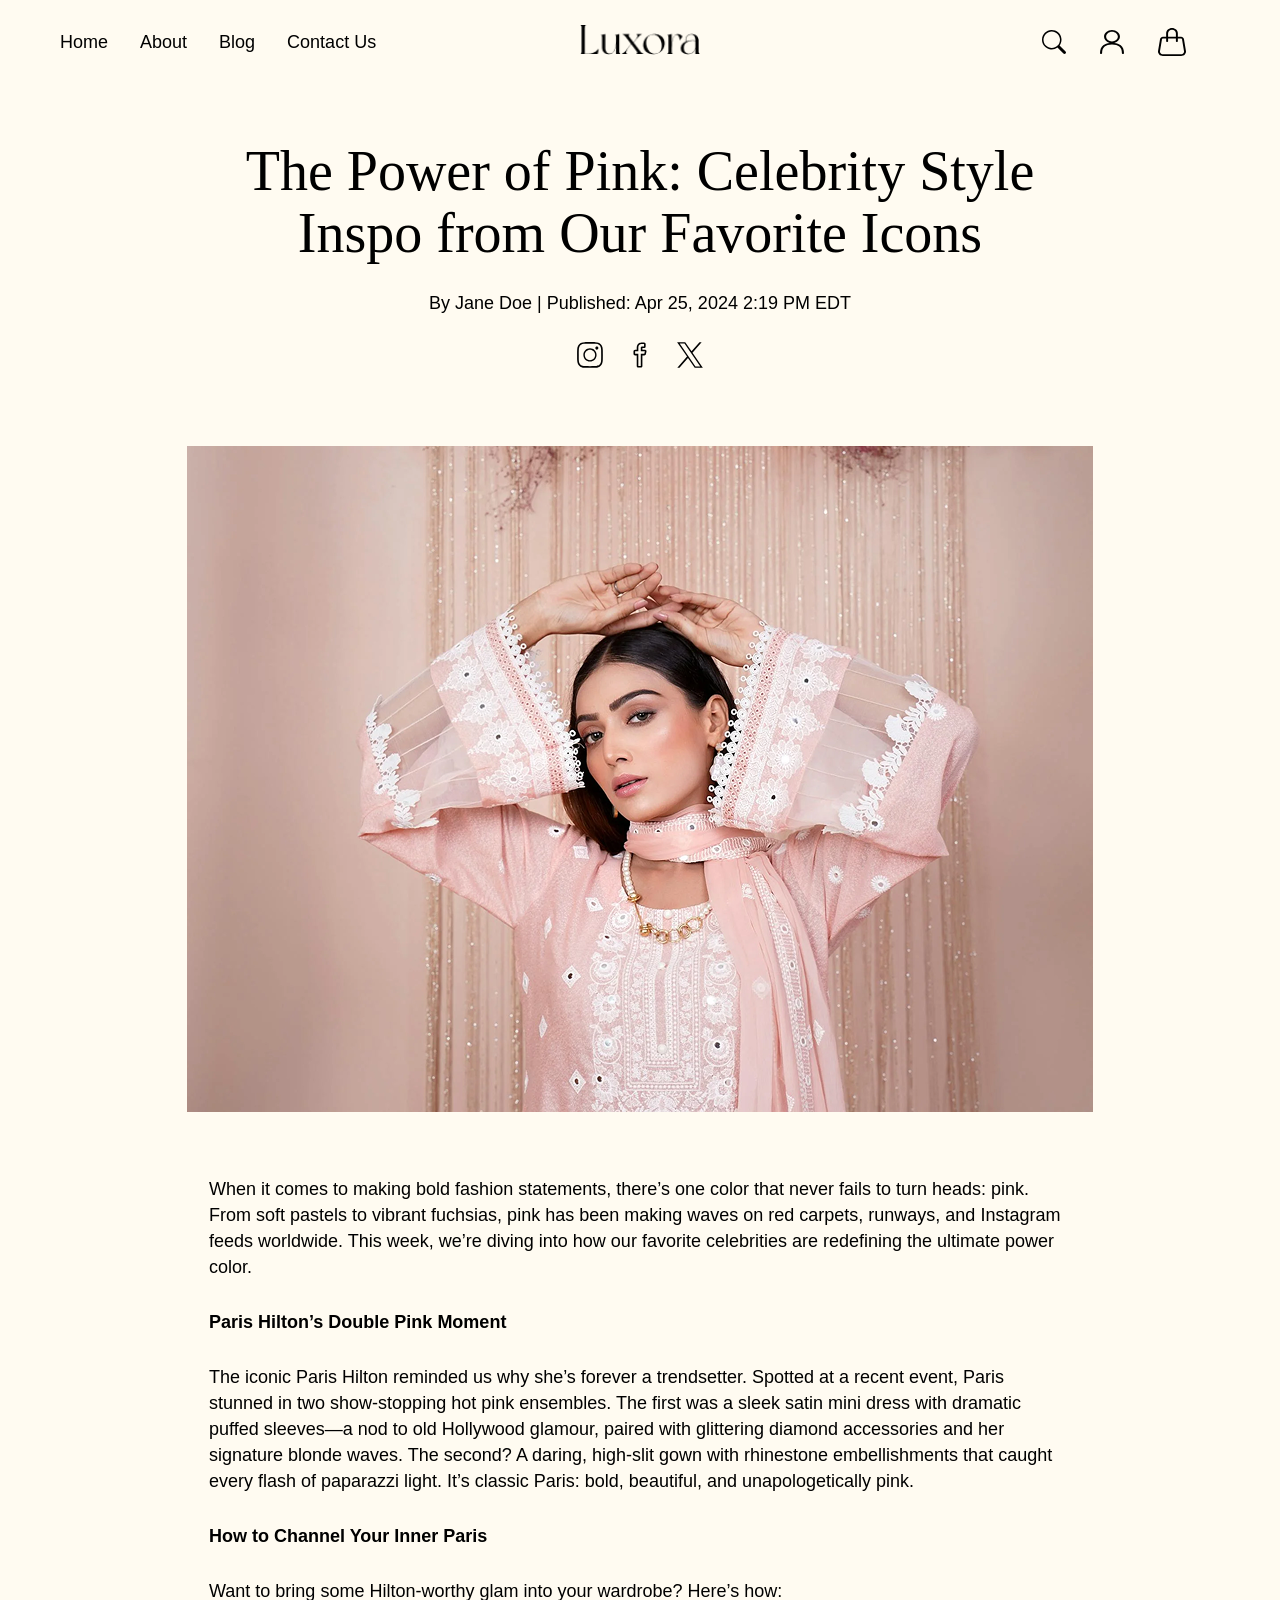
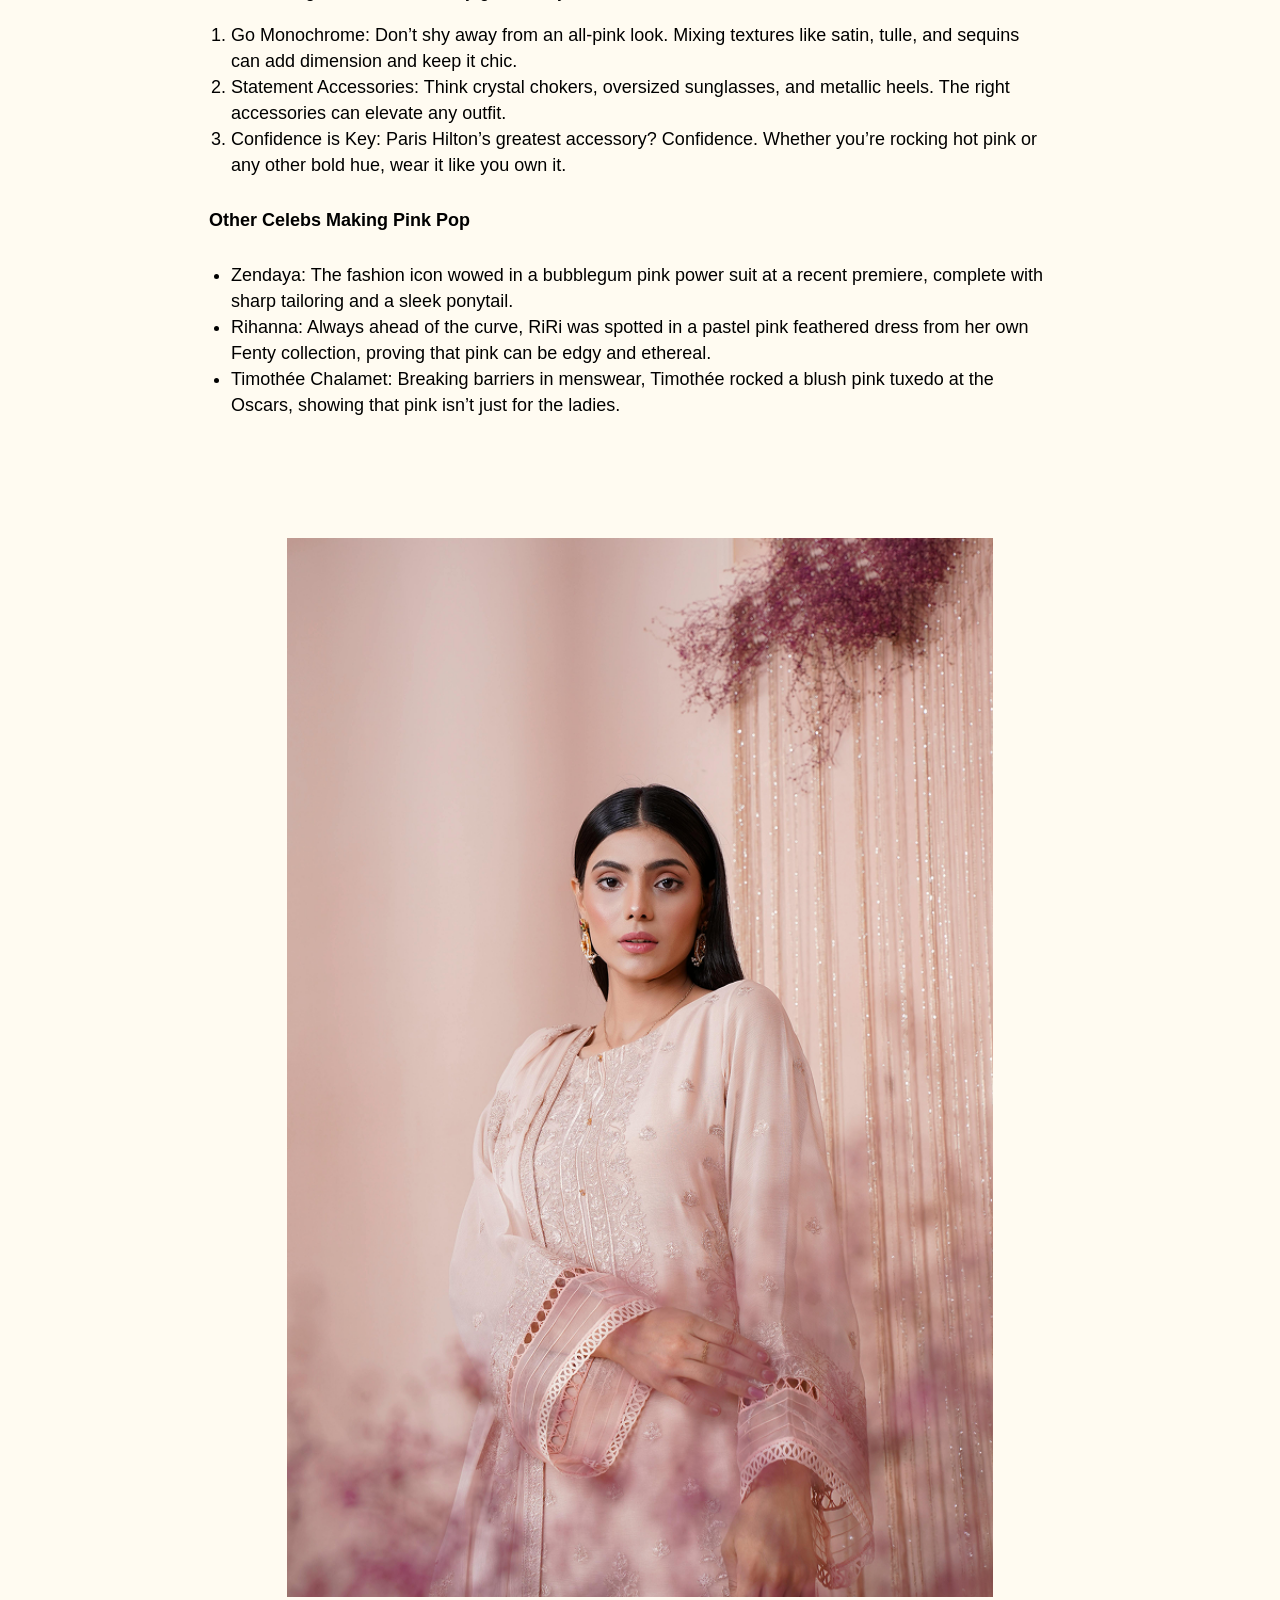
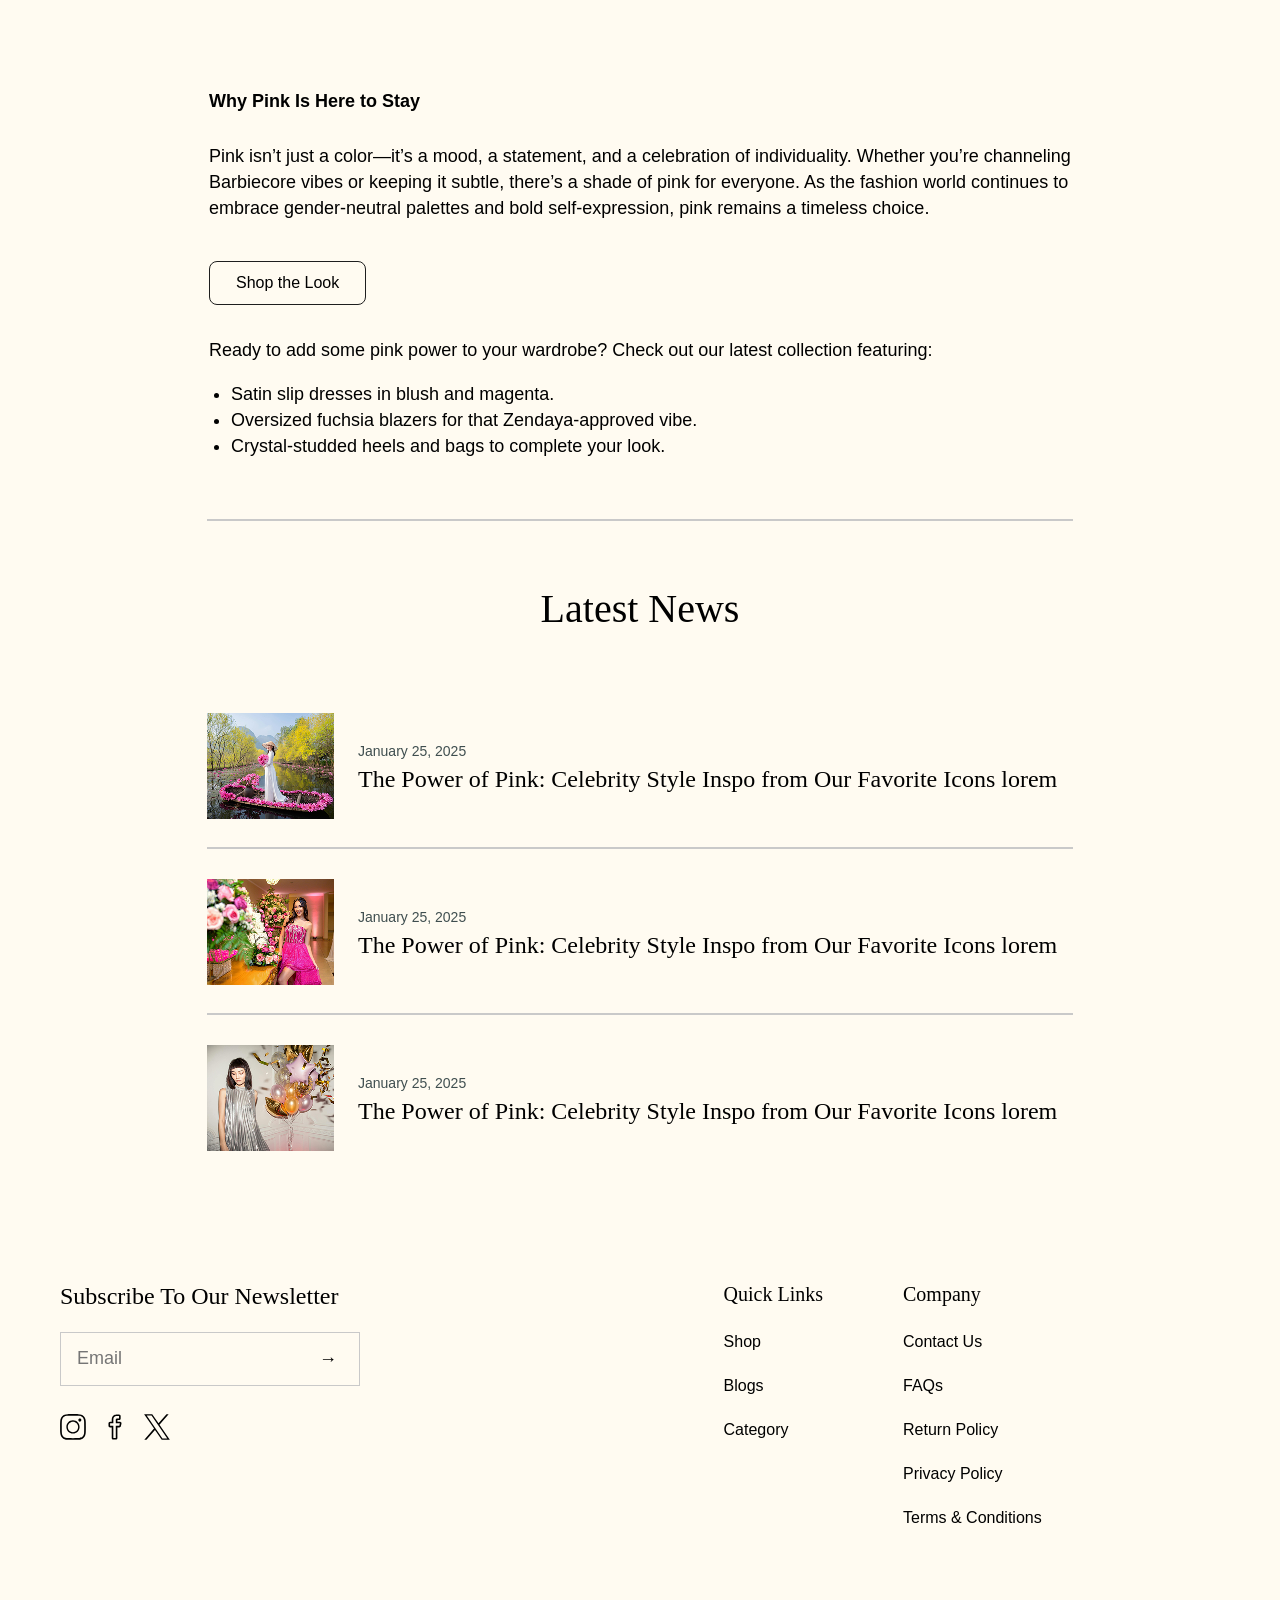
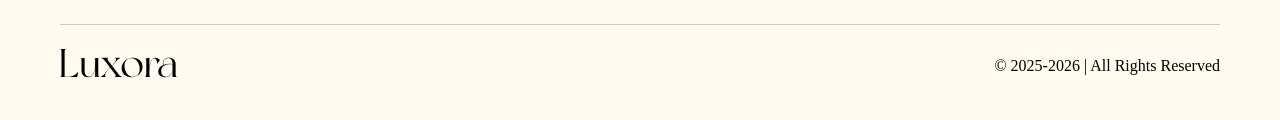
<file: blog.html>
<!DOCTYPE html>
<html lang="en">

<head>
    <meta charset="UTF-8">
    <meta name="viewport" content="width=device-width, initial-scale=1.0">
    <meta http-equiv="X-UA-Compatible" content="ie=edge">
    <title>Blog Page</title>
    <link rel="stylesheet" href="scss/main.css">
</head>

<body>
    <!-- Header Section -->
    <header class="header desktop-header">
        <nav class="nav">
            <!-- Left Navigation -->
            <div class="nav-left">
                <a href="index.html">Home</a>
                <!-- / refers to the Home Page & #about scrolls to the section with the ID about on the Home Page. -->
                <a href="/#about">About</a>
                <a href="blog.html">Blog</a>
                <a href="#footer">Contact Us</a>
            </div>

            <!-- Center Logo -->
            <div class="logo">
                <a href="#">
                    <img src="assets/images/logo/Luxora.png" alt="Luxora Logo">
                </a>
            </div>

            <!-- Right Icons -->
            <div class="nav-right">
                <div class="searchicon"></div>
                <div class="usericon"></div>
                <div class="carticon"></div>
                <label for="menu-toggle" class="hamburger"></label>
            </div>
        </nav>
    </header>

    <!-- Mobile Header -->
    <header class="header mobile-header ">
        <nav class="nav">
            <!-- Hamburger Menu (Toggles with JS) -->
            <div class="hamburger" id="menu-btn">
                <span></span>
                <span></span>
                <span></span>
            </div>

            <!-- Logo (Hidden when menu opens) -->
            <div class="logo" id="logo">
                <a href="index.html">
                    <img src="assets/images/logo/Luxora.png" alt="Luxora Logo">
                </a>
            </div>

            <!-- Cart Icon (Hidden when menu opens) -->
            <div class="carticon" id="cart-icon"></div>
        </nav>
    </header>

    <!-- Mobile Sidebar Menu -->
    <div class="mobile-nav" id="mobile-menu">
        <ul class="mobile-menu">
            <li><a href="index.html">Home</a></li>
            <li><a href="/#about">About</a></li>
            <li><a href="blog.html">Blog</a></li>
            <li><a href="#footer">Contact Us</a></li>
        </ul>

        <!-- Bottom Icons (Search & Account) -->
        <div class="bottom-menu">
            <div class="menu-item">
                <span class="searchicon"></span>
                <span class="label">Search</span>
            </div>
            <div class="divider"></div>
            <div class="menu-item">
                <span class="usericon"></span>
                <span class="label">Account</span>
            </div>
        </div>

    </div>

    <div class="blog-container">
        <section class="blog-header">
            <h1>The Power of Pink: Celebrity Style Inspo from Our Favorite Icons</h1>
            <p class="publisher-details">By Jane Doe | Published: Apr 25, 2024 2:19 PM EDT</p>
            <div class="social-icons">
                <a href="https://www.instagram.com/" target="_blank">
                    <span class="instragramicon"></span>
                </a>
                <a href="https://www.facebook.com/" target="_blank">
                    <span class="facebookicon"></span>
                </a>
                <a href="https://x.com/i/flow/login" target="_blank">
                    <span class="twittericon"></span>
                </a>
            </div>
        </section>
        <div>
            <img class="main-banner" src="assets/images/blog_banner.png" alt="Main Blog Image">
        </div>
        <section class="blog-content ">
            <p>When it comes to making bold fashion statements, there’s one color that never fails to turn heads: pink.
                From soft pastels to vibrant fuchsias, pink has been making waves on red carpets, runways, and Instagram
                feeds worldwide. This week, we’re diving into how our favorite celebrities are redefining the ultimate
                power color.</p>

            <h3 class="medium-text-bold">Paris Hilton’s Double Pink Moment</h3>
            <p>The iconic Paris Hilton reminded us why she’s forever a trendsetter. Spotted at a recent event, Paris
                stunned in two show-stopping hot pink ensembles. The first was a sleek satin mini dress with dramatic
                puffed sleeves—a nod to old Hollywood glamour, paired with glittering diamond accessories and her
                signature blonde waves. The second? A daring, high-slit gown with rhinestone embellishments that caught
                every flash of paparazzi light. It’s classic Paris: bold, beautiful, and unapologetically pink.</p>

            <h3 class="medium-text-bold">How to Channel Your Inner Paris</h3>
            <p>Want to bring some Hilton-worthy glam into your wardrobe? Here’s how:</p>
            <br>
            <ol>
                <li>Go Monochrome: Don’t shy away from an all-pink look. Mixing textures like satin, tulle, and sequins
                    can add dimension and keep it chic.</li>
                <li>Statement Accessories: Think crystal chokers, oversized sunglasses, and metallic heels. The right
                    accessories can elevate any outfit.</li>
                <li>Confidence is Key: Paris Hilton’s greatest accessory? Confidence. Whether you’re rocking hot pink or
                    any other bold hue, wear it like you own it.</li>
            </ol>

            <h3 class="medium-text-bold">Other Celebs Making Pink Pop</h3>
            <ul>
                <li>Zendaya: The fashion icon wowed in a bubblegum pink power suit at a recent premiere, complete with
                    sharp tailoring and a sleek ponytail.</li>
                <li>Rihanna: Always ahead of the curve, RiRi was spotted in a pastel pink feathered dress from her own
                    Fenty collection, proving that pink can be edgy and ethereal.</li>
                <li>Timothée Chalamet: Breaking barriers in menswear, Timothée rocked a blush pink tuxedo at the Oscars,
                    showing that pink isn’t just for the ladies.</li>
            </ul>
        </section>
        <div>
            <img class="blog_banner_main" src="assets/images/blog_banner_main.png" alt="Main Blog Image">
        </div>
        <section class="why-pink">
            <h3 class="medium-text-bold">Why Pink Is Here to Stay</h3>
            <p>Pink isn’t just a color—it’s a mood, a statement, and a celebration of individuality. Whether you’re
                channeling Barbiecore vibes or keeping it subtle, there’s a shade of pink for everyone. As the fashion
                world continues to embrace gender-neutral palettes and bold self-expression, pink remains a timeless
                choice.</p>
            <button>Shop the Look</button>

            <p>Ready to add some pink power to your wardrobe? Check out our latest collection featuring:</p>
            <br>
            <ul>
                <li>Satin slip dresses in blush and magenta.</li>
                <li>Oversized fuchsia blazers for that Zendaya-approved vibe.</li>
                <li>Crystal-studded heels and bags to complete your look.</li>
            </ul>
        </section>

        <article class="latest-news">
            <h2 class="latest-news-title">Latest News</h2>
            <div class="news-item">
                <img src="assets/images/news1.png" alt="News 1">
                <div>
                    <span>January 25, 2025</span>
                    <h5>The Power of Pink: Celebrity Style Inspo from Our Favorite Icons lorem</h5>
                </div>
            </div>
            <div class="news-item">
                <img src="assets/images/news2.png" alt="News 2">
                <div>
                    <span>January 25, 2025</span>
                    <h5>The Power of Pink: Celebrity Style Inspo from Our Favorite Icons lorem</h5>
                </div>
            </div>
            <div class="news-item">
                <img src="assets/images/news3.png" alt="News 3">
                <div>
                    <span>January 25, 2025</span>
                    <h5>The Power of Pink: Celebrity Style Inspo from Our Favorite Icons lorem</h5>
                </div>
            </div>
        </article>
    </div>

    <!-- footer section -->
    <footer class="container">
        <div id="footer">
            <div class="newsletter">
                <h5>Subscribe To Our Newsletter</h5>
                <div class="subscribe-box">
                    <input type="email" placeholder="Email">
                    <button>→</button>
                </div>
                <div class="social-icons">
                    <a href="https://www.instagram.com/" target="_blank">
                        <span class="instragramicon"></span>
                    </a>
                    <a href="https://www.facebook.com/" target="_blank">
                        <span class="facebookicon"></span>
                    </a>
                    <a href="https://x.com/i/flow/login" target="_blank">
                        <span class="twittericon"></span>
                    </a>
                </div>
            </div>

            <div class="footer-links">
                <div class="links-group">
                    <div class="quick-links">
                        <h6>Quick Links</h6>
                        <ul>
                            <li><a href="#">Shop</a></li>
                            <li><a href="#">Blogs</a></li>
                            <li><a href="#">Category</a></li>
                        </ul>
                    </div>
                    <div class="company">
                        <h6>Company</h6>
                        <ul>
                            <li><a href="#">Contact Us</a></li>
                            <li><a href="#">FAQs</a></li>
                            <li><a href="#">Return Policy</a></li>
                            <li><a href="#">Privacy Policy</a></li>
                            <li><a href="#">Terms & Conditions</a></li>
                        </ul>
                    </div>
                </div>
            </div>
        </div>

        <div class="footer-bottom">
            <div class="brand logo">
                <a href="index.html">
                    <img src="assets/images/logo/Luxora.png" alt="Logo">
                </a>
            </div>
            <p class="copyright">© 2025-2026 | All Rights Reserved</p>
        </div>
    </footer>

    <!-- JavaScript -->
    <script src="js/script.js"></script>
</body>

</html>
</file>
<file: scss/main.css>
@font-face {
  font-family: "NewYork";
  src: url("../../assets/fonts/NewYork") format("otf");
  font-weight: 300;
  font-style: normal;
  font-display: swap;
}
@font-face {
  font-family: "NewYork";
  src: url("../../assets/fonts/NewYork") format("otf");
  font-weight: 400;
  font-style: normal;
  font-display: swap;
}
@font-face {
  font-family: "NewYork";
  src: url("../../assets/fonts/NewYork") format("otf");
  font-weight: 700;
  font-style: normal;
  font-display: swap;
}
@font-face {
  font-family: "Futura";
  src: url("../../assets/fonts/Futura_Book-Normal") format("ttf");
  font-weight: 300;
  font-style: normal;
  font-display: swap;
}
@font-face {
  font-family: "Futura";
  src: url("../../assets/fonts/Futura_Book-Normal") format("ttf");
  font-weight: 400;
  font-style: normal;
  font-display: swap;
}
@font-face {
  font-family: "Futura";
  src: url("../../assets/fonts/Futura_Book-Normal") format("ttf");
  font-weight: 700;
  font-style: normal;
  font-display: swap;
}
h1, h2, h3, h4, h5, h6 {
  font-family: "NewYork";
}

h1 {
  font-size: 56px;
  line-height: 62px;
  font-weight: 400;
}

h2 {
  font-size: 40px;
  line-height: 44px;
  font-weight: 400;
}

h3 {
  font-size: 40px;
  line-height: 44px;
}

h4 {
  font-size: 32px;
  line-height: 36px;
  font-weight: 400;
}

h5 {
  font-size: 24px;
  line-height: 26px;
  font-weight: 400;
}

h6 {
  font-size: 20px;
  line-height: 22px;
}

p {
  font-family: "Futura", sans-serif;
  font-weight: 400;
  font-size: 16px;
  line-height: 22px;
}

.medium-text-bold {
  font-family: "Futura", sans-serif;
  font-size: 18px;
  line-height: 28px;
  font-weight: 700;
  margin: 28px auto;
}

* {
  margin: 0;
  padding: 0;
  box-sizing: border-box;
}

body {
  font-family: "Futura", sans-serif;
  background-color: #fffbf1;
}

@media (min-width: 1280px) {
  .container {
    max-width: 1920px;
    margin: auto;
    width: 100%;
  }
}
.social-icons a {
  text-decoration: none;
}

.header {
  position: fixed;
  top: 0;
  left: 0;
  width: 100%;
  background: transparent;
  transition: background-color 0.3s ease-in-out, box-shadow 0.3s ease-in-out;
  z-index: 1000;
  padding: 28px 60px;
}
.header .nav {
  display: flex;
  justify-content: space-between;
  align-items: center;
  position: relative;
}
.header .nav-left {
  display: flex;
  gap: 32px;
}
.header .nav-left a {
  color: black;
  text-decoration: none;
  font-weight: 400;
  font-size: 18px;
  line-height: 28px;
}
.header .nav .logo {
  position: absolute;
  left: 50%;
  transform: translateX(-50%);
}
.header .nav .logo img {
  width: 120px;
}
.header .nav-right {
  display: flex;
  gap: 34px;
  align-items: center;
}
.header.scrolled {
  background: rgba(255, 255, 255, 0.5019607843);
  -webkit-backdrop-filter: blur(40px);
          backdrop-filter: blur(40px);
}

.mobile-nav {
  position: fixed;
  top: 0;
  left: -100%;
  width: 80%;
  height: 100vh;
  background: white;
  transition: transform 0.3s ease-in-out;
  display: flex;
  flex-direction: column;
  padding: 30px;
  z-index: 999;
}
.mobile-nav .close-btn {
  font-size: 30px;
  color: black;
  background: none;
  border: none;
  align-self: flex-start;
  cursor: pointer;
}

.mobile-nav.open {
  transform: translateX(100%);
}

.mobile-header {
  display: none;
}

@media (max-width: 768px) {
  .header {
    padding: 22px 30px;
  }
  .nav {
    position: relative;
    z-index: 1000;
  }
  .hamburger {
    display: flex;
    flex-direction: column;
    gap: 5px;
    cursor: pointer;
    width: 30px;
    height: 24px;
    position: relative;
    z-index: 1001;
  }
  .hamburger span {
    display: block;
    width: 100%;
    height: 3px;
    background: black;
    transition: 0.3s ease-in-out;
  }
  .hamburger.active span:nth-child(1) {
    transform: rotate(45deg) translate(5px, 5px);
  }
  .hamburger.active span:nth-child(2) {
    opacity: 0;
  }
  .hamburger.active span:nth-child(3) {
    transform: rotate(-45deg) translate(6px, -7px);
  }
  .logo.hide,
  .carticon.hide,
  .desktop-header {
    display: none;
  }
  .mobile-nav {
    position: fixed;
    top: 0;
    left: -100%;
    width: 100%;
    height: 100vh;
    background: #FAF6F2;
    display: flex;
    flex-direction: column;
    transition: transform 0.3s ease-in-out;
    z-index: 999;
  }
  .mobile-header {
    display: block;
  }
  .mobile-nav.open {
    transform: translateX(100%);
  }
  .mobile-menu {
    list-style: none;
    padding: 0;
    margin-bottom: auto;
    margin-top: 60px;
  }
  .mobile-menu li {
    margin: 20px 0;
  }
  .mobile-menu li a {
    text-decoration: none;
    font-family: "NewYork";
    font-size: 32px;
    line-height: 36px;
    font-weight: 400;
    color: #000;
  }
  .mobile-footer {
    position: absolute;
    bottom: 40px;
    display: flex;
    justify-content: center;
    width: 100%;
    gap: 40px;
  }
  .mobile-footer .icon {
    font-size: 20px;
    display: flex;
    align-items: center;
    gap: 8px;
    color: black;
    cursor: pointer;
  }
  .bottom-menu {
    display: flex;
    justify-content: space-around;
    align-items: center;
    background: #FAF6F2;
    padding: 15px 0;
    border-top: 1px solid #D3D3D3;
    width: 100%;
  }
  .bottom-menu .menu-item {
    display: flex;
    align-items: center;
    gap: 8px;
    font-size: 18px;
    color: #000;
    font-weight: 500;
    padding: 0 15px;
  }
  .bottom-menu .divider {
    width: 1px;
    height: 20px;
    background: #A0A0A0;
    margin: 0 15px;
  }
}
footer {
  padding: 56px 60px 38px;
}
@media (max-width: 768px) {
  footer {
    padding: 60px 30px 0;
  }
}

#footer {
  display: flex;
  justify-content: space-between;
  flex-wrap: wrap;
  margin: auto;
  gap: 50px;
}
#footer .company {
  width: 317px;
}

.newsletter {
  flex: 1;
  min-width: 300px;
}
.newsletter .subscribe-box {
  display: flex;
  border: 1px solid #C9C9C9;
  width: 100%;
  max-width: 300px;
  margin: 23px 0 28px;
}
@media (max-width: 768px) {
  .newsletter .subscribe-box {
    max-width: 100%;
    margin: 22px auto 28px;
  }
}
.newsletter .subscribe-box input {
  width: 100%;
  padding: 12px 0px 14px 16px;
  border: none;
  outline: none;
  background: transparent;
  font-size: 18px;
  line-height: 26px;
  font-weight: 400;
}
.newsletter .subscribe-box button {
  background: none;
  border: none;
  cursor: pointer;
  font-size: 18px;
  padding-right: 22px;
}
.newsletter .social-icons {
  margin-top: 10px;
  gap: 16px;
  display: flex;
}
.newsletter .social-icons i {
  font-size: 20px;
  margin-right: 10px;
  cursor: pointer;
}

.footer-links {
  flex: 1.5;
  display: flex;
  justify-content: flex-end;
  min-width: 400px;
}
.footer-links .links-group {
  display: flex;
  gap: 80px;
}
.footer-links h6 {
  font-size: 20px;
  line-height: 22px;
  margin-bottom: 26px;
  font-weight: 400;
}
.footer-links ul {
  list-style: none;
  gap: 22px;
  display: grid;
}
@media (max-width: 768px) {
  .footer-links ul {
    gap: 16px;
  }
}
.footer-links ul li a {
  text-decoration: none;
  color: black;
  font-size: 16px;
  line-height: 22px;
  font-weight: 400;
}

.footer-bottom {
  display: flex;
  justify-content: space-between;
  align-items: center;
  margin-top: 95px;
  border-top: 1px solid #C9C9C9;
  padding-top: 24px;
}
.footer-bottom .copyright {
  font-size: 16px;
  line-height: 22px;
  font-family: "NewYork";
}

@media (max-width: 768px) {
  #footer {
    flex-direction: column;
    text-align: left;
    gap: 30px;
  }
  .footer-links {
    justify-content: left;
    min-width: auto;
  }
  .footer-links h6 {
    margin-bottom: 18px;
  }
  .footer-links .links-group {
    flex-direction: column;
    align-items: start;
    gap: 28px;
  }
  .footer-bottom {
    flex-direction: column;
    gap: 10px;
    align-items: start;
    margin-top: 36px;
    padding-top: 22px;
  }
  .footer-bottom p.copyright {
    margin: 18px 0 36px;
    font-size: 14px;
  }
}
.hero {
  min-height: 149vh;
  background: url("../assets/images/hero_banner.jpg") center/cover no-repeat;
  background-attachment: fixed;
  position: relative;
}
.hero::before {
  content: "";
  position: absolute;
  top: 0;
  left: 0;
  width: 100%;
  height: 100%;
  background: rgba(0, 0, 0, 0.2);
}

@keyframes scroll-right {
  from {
    transform: translateX(-50%);
  }
  to {
    transform: translateX(0);
  }
}
.slider {
  width: 100%;
  height: 48px;
  overflow: hidden;
  display: flex;
  align-items: center;
  position: relative;
  margin: 54px 0;
}
.slider .slide-track {
  display: flex;
  gap: 80px;
  width: calc((202px + 80px) * 12);
  animation: scroll-right 20s linear infinite;
}
.slider .slide {
  width: 202px;
  height: 48px;
  display: flex;
  align-items: center;
  justify-content: center;
}
.slider img {
  width: 202px;
  height: 48px;
  -o-object-fit: contain;
     object-fit: contain;
}

@media (max-width: 768px) {
  .slider {
    height: 48px;
  }
  .slider .slide-track {
    width: calc((202px + 80px) * 12);
    animation-duration: 15s;
    gap: 40px;
  }
}
.featured-collection {
  padding: 46px 60px;
}
.featured-collection h3 {
  font-size: 18px;
  font-weight: 400;
  line-height: 26px;
  color: #000000;
  text-align: center;
}
.featured-collection h2 {
  font-size: 40px;
  line-height: 44px;
  margin: 16px auto 64px;
  text-align: center;
}
.featured-collection .collection-wrapper {
  display: flex;
  justify-content: center;
  overflow: hidden;
  margin: 0 auto;
}
.featured-collection .collection-slider {
  display: grid;
  grid-template-columns: repeat(4, 1fr);
  gap: 42px;
  width: 100%;
}
.featured-collection .collection-item {
  position: relative;
  transition: transform 0.3s ease-in-out;
}
.featured-collection .collection-item .image-container {
  position: relative;
  width: 100%;
  overflow: hidden;
  display: flex;
  align-items: center;
  justify-content: center;
}
.featured-collection .collection-item .image-container img {
  width: 100%;
  height: 100%;
  -o-object-fit: cover;
     object-fit: cover;
  transition: opacity 0.3s ease-in-out;
}
.featured-collection .collection-item .image-container .hover-img {
  position: absolute;
  top: 0;
  left: 0;
  width: 100%;
  height: 100%;
  opacity: 0;
}
.featured-collection .collection-item .image-container:hover .default-img {
  opacity: 0;
}
.featured-collection .collection-item .image-container:hover .hover-img {
  opacity: 1;
}
.featured-collection .collection-item .product-details {
  padding: 10px;
}
.featured-collection .collection-item .product-details .brand {
  font-size: 14px;
  line-height: 20px;
  color: #999999;
}
.featured-collection .collection-item .details {
  display: flex;
  justify-content: space-between;
  text-align: left;
}

@media (max-width: 768px) {
  .featured-collection {
    padding: 50px 0px 50px 30px;
  }
  .featured-collection .collection-wrapper {
    overflow-x: auto;
    scroll-snap-type: x mandatory;
    -webkit-overflow-scrolling: touch;
    padding-bottom: 10px;
    display: flex;
    scroll-padding: 10px;
    scrollbar-width: none;
    /* Hide scrollbar */
    scroll-behavior: smooth;
    justify-content: start;
  }
  .featured-collection .collection-slider {
    display: flex;
    gap: 20px;
  }
  .featured-collection .collection-item {
    flex: 0 0 66.66%;
    min-width: 66.66%;
    scroll-snap-align: start;
  }
  .featured-collection .collection-item .image-container:hover .default-img {
    opacity: 1;
  }
  .featured-collection .collection-item .image-container:hover .hover-img {
    opacity: 0;
  }
}
.about-banner {
  position: relative;
  background: url("../assets/images/about_banner.png") center/cover no-repeat;
  height: 548px;
  display: flex;
  justify-content: center;
  align-items: center;
  text-align: center;
  padding: 80px 20px;
  overflow: hidden;
}
.about-banner::after {
  content: "";
  position: absolute;
  inset: 0;
  background: rgba(0, 0, 0, 0.15);
}

#about {
  margin: 26px 60px 102px;
  text-align: center;
}
#about h2 {
  margin: 26px auto 48px;
}
#about p {
  max-width: 662px;
  width: 100%;
  background: rgba(255, 255, 255, 0.6);
  padding: 60px 40px;
  margin: 0 auto;
  position: relative;
  z-index: 2;
  -webkit-backdrop-filter: blur(2px);
          backdrop-filter: blur(2px);
}

@media (max-width: 768px) {
  .about-banner {
    padding: 60px 21px;
  }
  #about {
    margin: 30px 30px 80px;
  }
  #about p {
    width: 100%;
    padding: 20px;
    padding: 69px 30px 102px;
  }
}
.video-banner {
  display: flex;
  align-items: center;
  justify-content: center;
  height: 100vh;
  background: url("../assets/images/video_section.png") center/cover no-repeat;
  position: relative;
  overflow: hidden;
}
.video-banner .video-container {
  width: 100%;
  height: 100%;
  position: relative;
}
.video-banner .video-container video {
  width: 100%;
  height: 100%;
  -o-object-fit: cover;
     object-fit: cover;
  display: none;
}
.video-banner .play-button {
  position: absolute;
  top: 50%;
  left: 50%;
  transform: translate(-50%, -50%);
  background: rgba(0, 0, 0, 0.7);
  color: #FFFFFF;
  font-size: 50px;
  border-radius: 50%;
  width: 80px;
  height: 80px;
  display: flex;
  align-items: center;
  justify-content: center;
  cursor: pointer;
  transition: 0.3s ease;
}
.video-banner .play-button:hover {
  background: rgba(0, 0, 0, 0.9);
}

@media (max-width: 768px) {
  .video-banner {
    height: 60vh;
  }
}
@media (max-width: 768px) {
  .video-banner {
    height: 400px;
  }
}
.gallery {
  display: flex;
  gap: 43px;
  justify-content: center;
  margin: 118px 60px 30px;
}

.column {
  display: flex;
  flex-direction: column;
  gap: 40px;
  flex: 1;
}

.gallery-item {
  position: relative;
  overflow: hidden;
  flex: 1;
}
.gallery-item img {
  width: 100%;
  height: 100%;
  -o-object-fit: cover;
     object-fit: cover;
}
.gallery-item .overlay {
  position: absolute;
  top: 0;
  left: 0;
  width: 100%;
  height: 100%;
  background: rgba(0, 0, 0, 0.6);
  color: #FFFFFF;
  display: flex;
  align-items: center;
  justify-content: center;
  opacity: 0;
  transition: opacity 0.3s ease-in-out;
  text-align: center;
}
.gallery-item .overlay h1 {
  font-weight: 400;
}
.gallery-item:hover .overlay {
  opacity: 1;
}

@media (max-width: 768px) {
  .gallery {
    flex-direction: column;
    margin: 106px 30px 30px;
  }
  .gallery-item {
    height: 396px;
    flex: auto;
  }
  .gallery-item img {
    width: 100%;
    height: 100%;
    -o-object-fit: cover;
       object-fit: cover;
    -o-object-position: top;
       object-position: top;
  }
  .gallery-item .overlay {
    opacity: 1;
    position: absolute;
    top: 50%;
    left: 50%;
    transform: translate(-50%, -50%);
    width: 100%;
    height: 100%;
    background: rgba(0, 0, 0, 0.3);
    color: #FFFFFF;
    display: flex;
    align-items: center;
    justify-content: center;
    transition: opacity 0.3s ease-in-out;
  }
}
.journal {
  padding: 64px 0px 90px;
  text-align: center;
}

.our_journal {
  padding-bottom: 74px;
}

.journal-container {
  display: flex;
  gap: 46px;
  justify-content: center;
  overflow: hidden;
  margin: auto 60px;
}
.journal-container .journal-item {
  width: 30%;
  flex-shrink: 0;
}
.journal-container .journal-item a {
  text-decoration: none;
}
.journal-container .journal-item img {
  width: 100%;
  height: auto;
  display: block;
}
.journal-container .journal-item h4 {
  white-space: nowrap;
  overflow: hidden;
  text-overflow: ellipsis;
  margin-top: 30px;
  color: #000000;
}

@media (max-width: 768px) {
  .our_journal {
    padding: 0 52px 72px;
  }
  .journal-container {
    display: flex;
    overflow-x: auto;
    scroll-snap-type: x mandatory;
    -webkit-overflow-scrolling: touch;
    gap: 20px;
    scroll-padding: 10px;
    scrollbar-width: none;
    /* Hide scrollbar */
    scroll-behavior: smooth;
    justify-content: start;
    margin: auto 0 auto 30px;
  }
  .journal-container::-webkit-scrollbar {
    display: none;
  }
  .journal-item {
    flex: 0 0 65%;
    scroll-snap-align: center;
  }
  .journal-item h4 {
    font-size: 20px;
    line-height: 22px;
    font-weight: 400;
  }
}
@keyframes fadeSlideUp {
  from {
    opacity: 0;
    transform: translateY(50px);
  }
  to {
    opacity: 1;
    transform: translateY(0);
  }
}
.fade-in {
  opacity: 0;
  transform: translateY(50px);
  transition: opacity 0.8s ease-out, transform 0.8s cubic-bezier(0.25, 1, 0.5, 1);
}

.fade-in.show {
  opacity: 1;
  transform: translateY(0);
}

.blog-container {
  width: 906px;
  margin: 140px auto 26px;
}
@media (max-width: 768px) {
  .blog-container {
    width: 100%;
    margin: 100px auto 26px;
  }
}
.blog-container .publisher-details {
  margin: 26px auto;
}
.blog-container p,
.blog-container ul,
.blog-container ol {
  font-size: 18px;
  line-height: 26px;
}
.blog-container .main-banner {
  margin: 74px auto 60px;
}
@media (max-width: 768px) {
  .blog-container .main-banner {
    margin: 52px auto 50px;
  }
}
.blog-container .blog-content,
.blog-container .why-pink {
  margin: auto 22px;
}
@media (max-width: 768px) {
  .blog-container .blog-content,
  .blog-container .why-pink {
    margin: auto 30px;
  }
}
.blog-container ul,
.blog-container ol {
  padding: 0 22px;
}
.blog-container .blog_banner_main {
  padding: 120px 100px 58px;
}
@media (max-width: 768px) {
  .blog-container .blog_banner_main {
    padding: 166px 30px 66px;
  }
}
.blog-container button {
  font-family: "Futura", sans-serif;
  font-size: 16px;
  line-height: 22px;
  font-weight: 400;
  padding: 10px 26px;
  border: 1px solid rgb(30, 30, 30);
  border-radius: 8px;
  background-color: transparent;
  cursor: pointer;
  margin: 40px auto 32px;
}
.blog-container .latest-news {
  margin: auto;
  padding: 20px;
  position: relative;
  box-sizing: border-box;
}
@media (max-width: 768px) {
  .blog-container .latest-news {
    padding: 30px;
  }
}
.blog-container .latest-news::before {
  content: "";
  position: absolute;
  top: 0;
  left: 0;
  right: 0;
  width: calc(100% - 40px);
  height: 2px;
  background: #C9C9C9;
  margin: 60px auto;
}
@media (max-width: 768px) {
  .blog-container .latest-news::before {
    width: calc(100% - 60px);
    justify-self: center;
  }
}
.blog-container .latest-news .latest-news-title {
  margin: 74px auto 52px;
  padding-top: 34px;
  text-align: center;
}
@media (max-width: 768px) {
  .blog-container .latest-news .latest-news-title {
    margin: 55px auto 52px;
  }
}
.blog-container .latest-news .news-item {
  display: flex;
  align-items: center;
  gap: 24px;
  padding: 30px 0;
  position: relative;
}
.blog-container .latest-news .news-item img {
  width: 127px;
  height: auto;
}
@media (max-width: 768px) {
  .blog-container .latest-news .news-item img {
    width: 127px;
  }
}
.blog-container .latest-news .news-item span {
  font-size: 14px;
  line-height: 20px;
  font-weight: 400;
  color: rgb(63, 78, 79);
  display: block;
  margin-bottom: 5px;
}
.blog-container .latest-news .news-item:not(:last-child)::after {
  content: "";
  position: absolute;
  bottom: -30px;
  left: 0;
  width: 100%;
  height: 2px;
  background: #C9C9C9;
  margin: 30px 0;
}
@media (max-width: 768px) {
  .blog-container .latest-news .news-item h5 {
    font-size: 18px;
    line-height: 24px;
  }
}
.blog-container .blog-header {
  text-align: center;
  background: transparent;
}
@media (max-width: 768px) {
  .blog-container .blog-header {
    padding: 30px;
  }
}
@media (max-width: 768px) {
  .blog-container .blog-header h1 {
    font-size: 32px;
    line-height: 36px;
  }
}
.blog-container .social-icons span {
  margin: 0 10px;
  cursor: pointer;
}
.blog-container img {
  width: 100%;
}

.searchicon {
  width: 28px;
  height: 28px;
  display: inline-block;
  background-image: url("[data-uri]");
  background-size: contain;
  background-repeat: no-repeat;
  background-position: center;
}

.usericon {
  width: 28px;
  height: 28px;
  display: inline-block;
  background-image: url("[data-uri]");
  background-size: contain;
  background-repeat: no-repeat;
  background-position: center;
}

.carticon {
  width: 28px;
  height: 28px;
  display: inline-block;
  background-image: url("[data-uri]");
  background-size: contain;
  background-repeat: no-repeat;
  background-position: center;
}

.instragramicon {
  width: 26px;
  height: 26px;
  display: inline-block;
  background-image: url("data:image/svg+xml,%3Csvg width='26' height='26' viewBox='0 0 26 26' fill='none' xmlns='http://www.w3.org/2000/svg'%3E%3Cg clip-path='url(%23clip0_260_122)'%3E%3Cpath d='M12.9746 0.101562C16.4785 0.101562 16.9102 0.126953 18.2812 0.177734C19.627 0.228516 20.5664 0.457031 21.4043 0.787109C22.2676 1.11719 22.9785 1.54883 23.6895 2.25977C24.4004 2.9707 24.832 3.68164 25.1621 4.54492C25.4922 5.38281 25.7207 6.32227 25.7715 7.66797C25.8223 9.03906 25.8477 9.4707 25.8477 12.9746C25.8477 16.4785 25.8223 16.9102 25.7715 18.2812C25.7207 19.627 25.4922 20.5664 25.1621 21.4043C24.832 22.2676 24.4004 22.9785 23.6895 23.6895C22.9785 24.4004 22.2676 24.832 21.4043 25.1621C20.5664 25.4922 19.627 25.7207 18.2812 25.7715C16.9102 25.8223 16.4785 25.8477 12.9746 25.8477C9.4707 25.8477 9.03906 25.8223 7.66797 25.7715C6.32227 25.7207 5.38281 25.4922 4.54492 25.1621C3.68164 24.832 2.9707 24.4004 2.25977 23.6895C1.54883 22.9785 1.11719 22.2676 0.787109 21.4043C0.457031 20.5664 0.228516 19.627 0.177734 18.2812C0.126953 16.9102 0.101562 16.4785 0.101562 12.9746C0.101562 9.4707 0.126953 9.03906 0.177734 7.66797C0.228516 6.32227 0.457031 5.38281 0.787109 4.54492C1.11719 3.68164 1.54883 2.9707 2.25977 2.25977C2.9707 1.54883 3.68164 1.11719 4.54492 0.787109C5.38281 0.457031 6.32227 0.228516 7.66797 0.177734C9.03906 0.126953 9.4707 0.101562 12.9746 0.101562ZM12.9746 1.77734C9.31836 1.77734 8.88672 1.80273 7.46484 1.85352C6.14453 1.9043 5.4082 2.1582 4.92578 2.33594C3.68164 2.84375 2.84375 3.68164 2.33594 4.92578C2.1582 5.4082 1.9043 6.14453 1.85352 7.46484C1.80273 8.88672 1.77734 9.31836 1.77734 12.9746C1.77734 16.6309 1.80273 17.0625 1.85352 18.4844C1.9043 19.8047 2.1582 20.541 2.33594 21.0234C2.84375 22.2676 3.68164 23.1055 4.92578 23.6133C5.4082 23.791 6.14453 24.0449 7.46484 24.0957C8.88672 24.1465 9.31836 24.1719 12.9746 24.1719C16.6309 24.1719 17.0625 24.1465 18.4844 24.0957C19.8047 24.0449 20.541 23.791 21.0234 23.6133C22.2676 23.1055 23.1055 22.2676 23.6133 21.0234C23.791 20.541 24.0449 19.8047 24.0957 18.4844C24.1465 17.0625 24.1719 16.6309 24.1719 12.9746C24.1719 9.31836 24.1465 8.88672 24.0957 7.46484C24.0449 6.14453 23.791 5.4082 23.6133 4.92578C23.1055 3.68164 22.2676 2.84375 21.0234 2.33594C20.541 2.1582 19.8047 1.9043 18.4844 1.85352C17.0625 1.80273 16.6309 1.77734 12.9746 1.77734ZM12.9746 18.1289C15.8184 18.1289 18.1289 15.8184 18.1289 12.9746C18.1289 10.1309 15.8184 7.82031 12.9746 7.82031C10.1309 7.82031 7.82031 10.1309 7.82031 12.9746C7.82031 15.8184 10.1309 18.1289 12.9746 18.1289ZM12.9746 6.37305C16.6309 6.37305 19.5762 9.31836 19.5762 12.9746C19.5762 16.6309 16.6309 19.5762 12.9746 19.5762C9.31836 19.5762 6.37305 16.6309 6.37305 12.9746C6.37305 9.31836 9.31836 6.37305 12.9746 6.37305ZM21.4043 6.11914C21.4043 6.98242 20.6934 7.64258 19.8301 7.64258C18.9668 7.64258 18.3066 6.98242 18.3066 6.11914C18.3066 5.25586 18.9668 4.54492 19.8301 4.54492C20.6934 4.54492 21.4043 5.25586 21.4043 6.11914Z' fill='black'/%3E%3C/g%3E%3Cdefs%3E%3CclipPath id='clip0_260_122'%3E%3Crect width='26' height='26' fill='white'/%3E%3C/clipPath%3E%3C/defs%3E%3C/svg%3E%0A");
  background-size: contain;
  background-repeat: no-repeat;
  background-position: center;
}

.facebookicon {
  width: 26px;
  height: 26px;
  display: inline-block;
  background-image: url("data:image/svg+xml,%3Csvg width='26' height='26' viewBox='0 0 26 26' fill='none' xmlns='http://www.w3.org/2000/svg'%3E%3Cpath d='M14.7712 2.04385C14.8679 2.04385 14.9235 2.04791 14.9235 2.04791H17.0453L17.0344 4.48541H14.9268C13.7669 4.48541 13.7937 5.47582 13.7937 5.47582V9.34007H17.8977L17.3249 11.7743H13.7803V23.9561H11.3453L11.3436 11.7743H8.10867L8.10217 9.34007H11.3449V5.5522C11.3452 2.24939 14.0883 2.04385 14.7712 2.04385ZM14.7712 0.418823C14.187 0.418823 13.0454 0.515536 11.9639 1.16716C10.9402 1.78304 9.72021 3.04442 9.72021 5.55182V7.71467H8.10253C7.67068 7.71467 7.25671 7.88692 6.95121 8.19244C6.80027 8.34399 6.68073 8.52385 6.59945 8.72169C6.51817 8.91954 6.47674 9.13149 6.47755 9.34538L6.48405 11.7796C6.4873 12.6746 7.21408 13.3989 8.10905 13.3989H9.71902L9.72064 23.9558C9.72064 24.8532 10.4483 25.5808 11.3456 25.5808H13.7807C14.6781 25.5808 15.4057 24.8532 15.4057 23.9558V13.3989H17.3253C18.0464 13.3989 18.6813 12.9236 18.8844 12.2318L19.4572 9.79754C19.6015 9.30641 19.5056 8.77544 19.1985 8.36632C19.0473 8.16401 18.8511 7.99976 18.6253 7.88664C18.3996 7.77352 18.1505 7.71464 17.898 7.71469H15.4191V6.11122L17.0347 6.11041C17.9289 6.11041 18.6557 5.38769 18.6597 4.49272L18.6707 2.13769C18.6723 2.10779 18.6732 2.07786 18.6732 2.04791C18.6732 1.1505 17.9472 0.422911 17.0498 0.422911H14.9694C14.9227 0.420474 14.8552 0.418849 14.7712 0.418823Z' fill='black'/%3E%3C/svg%3E%0A");
  background-size: contain;
  background-repeat: no-repeat;
  background-position: center;
}

.twittericon {
  width: 26px;
  height: 26px;
  display: inline-block;
  background-image: url("data:image/svg+xml,%3Csvg width='20' height='20' viewBox='0 0 20 20' fill='none' xmlns='http://www.w3.org/2000/svg'%3E%3Cpath d='M0.0783691 0.119995L7.70267 11.235L0.239854 19.88H1.89329L8.4329 12.2994L13.6329 19.88H19.88L11.9145 8.26835L18.9436 0.119995H17.2952L11.1832 7.20093L6.32548 0.119995H0.0783691ZM2.05274 1.16H5.77806L17.9056 18.84H14.1803L2.05274 1.16Z' fill='black'/%3E%3C/svg%3E%0A");
  background-size: contain;
  background-repeat: no-repeat;
  background-position: center;
}

.searchicon {
  width: 24px;
  height: 24px;
  display: inline-block;
  background-image: url("data:image/svg+xml,%3Csvg width='24' height='24' viewBox='0 0 24 24' fill='none' xmlns='http://www.w3.org/2000/svg'%3E%3Cpath d='M17.613 15.5161C19.0654 13.5341 19.716 11.0768 19.4345 8.63581C19.1529 6.1948 17.9601 3.9501 16.0947 2.35078C14.2292 0.751471 11.8286 -0.0845049 9.37326 0.0101048C6.91789 0.104714 4.58878 1.12293 2.85191 2.86105C1.11503 4.59917 0.0984798 6.929 0.00562703 9.38444C-0.0872257 11.8399 0.750468 14.2398 2.35112 16.1042C3.95176 17.9685 6.19732 19.1597 8.63853 19.4395C11.0797 19.7192 13.5366 19.0669 15.5175 17.6131H15.516C15.561 17.6731 15.609 17.7301 15.663 17.7856L21.438 23.5606C21.7193 23.842 22.1008 24.0002 22.4987 24.0004C22.8966 24.0005 23.2783 23.8426 23.5598 23.5613C23.8412 23.2801 23.9994 22.8985 23.9996 22.5006C23.9997 22.1027 23.8418 21.721 23.5605 21.4396L17.7855 15.6646C17.7319 15.6103 17.6742 15.5617 17.613 15.5161ZM18 9.75009C18 10.8335 17.7866 11.9063 17.372 12.9072C16.9574 13.9082 16.3497 14.8176 15.5836 15.5837C14.8176 16.3498 13.9081 16.9575 12.9071 17.3721C11.9062 17.7867 10.8334 18.0001 9.75 18.0001C8.6666 18.0001 7.5938 17.7867 6.59287 17.3721C5.59193 16.9575 4.68246 16.3498 3.91637 15.5837C3.15029 14.8176 2.5426 13.9082 2.128 12.9072C1.7134 11.9063 1.5 10.8335 1.5 9.75009C1.5 7.56205 2.3692 5.46363 3.91637 3.91646C5.46355 2.36928 7.56197 1.50009 9.75 1.50009C11.938 1.50009 14.0365 2.36928 15.5836 3.91646C17.1308 5.46363 18 7.56205 18 9.75009Z' fill='black'/%3E%3C/svg%3E%0A");
  background-size: contain;
  background-repeat: no-repeat;
  background-position: center;
}

.usericon {
  width: 24px;
  height: 24px;
  display: inline-block;
  background-image: url("data:image/svg+xml,%3Csvg width='24' height='24' viewBox='0 0 24 24' fill='none' xmlns='http://www.w3.org/2000/svg'%3E%3Cpath fill-rule='evenodd' clip-rule='evenodd' d='M12 0C7.61196 0 4.05476 2.95088 4.05476 6.59096C4.05476 9.59622 6.4794 12.1317 9.79445 12.9247C7.17739 13.1892 4.93272 13.9571 3.24176 15.3395C1.08962 17.099 0 19.7183 0 23.1364C0 23.6135 0.466127 24 1.0411 24C1.61609 24 2.0822 23.6135 2.0822 23.1364C2.0822 20.0091 3.07472 17.9012 4.70333 16.5698C6.335 15.2358 8.77091 14.5455 11.9999 14.5455C15.2288 14.5455 17.6649 15.2358 19.2966 16.5698C20.9251 17.9012 21.9178 20.0091 21.9178 23.1364C21.9178 23.6135 22.3838 24 22.9589 24C23.5338 24.0002 24 23.6135 24 23.1365C24 19.7183 22.9102 17.099 20.7581 15.3395C19.0672 13.9571 16.8225 13.1892 14.2055 12.9247C17.5204 12.1317 19.9452 9.59624 19.9452 6.59096C19.9452 2.95088 16.388 0 12 0ZM6.13695 6.59096C6.13695 3.90483 8.76192 1.72729 12 1.72729C15.238 1.72729 17.863 3.90483 17.863 6.59096C17.863 9.27709 15.238 11.4546 12 11.4546C8.76192 11.4546 6.13695 9.27709 6.13695 6.59096Z' fill='black'/%3E%3C/svg%3E%0A");
  background-size: contain;
  background-repeat: no-repeat;
  background-position: center;
}/*# sourceMappingURL=main.css.map */
</file>
